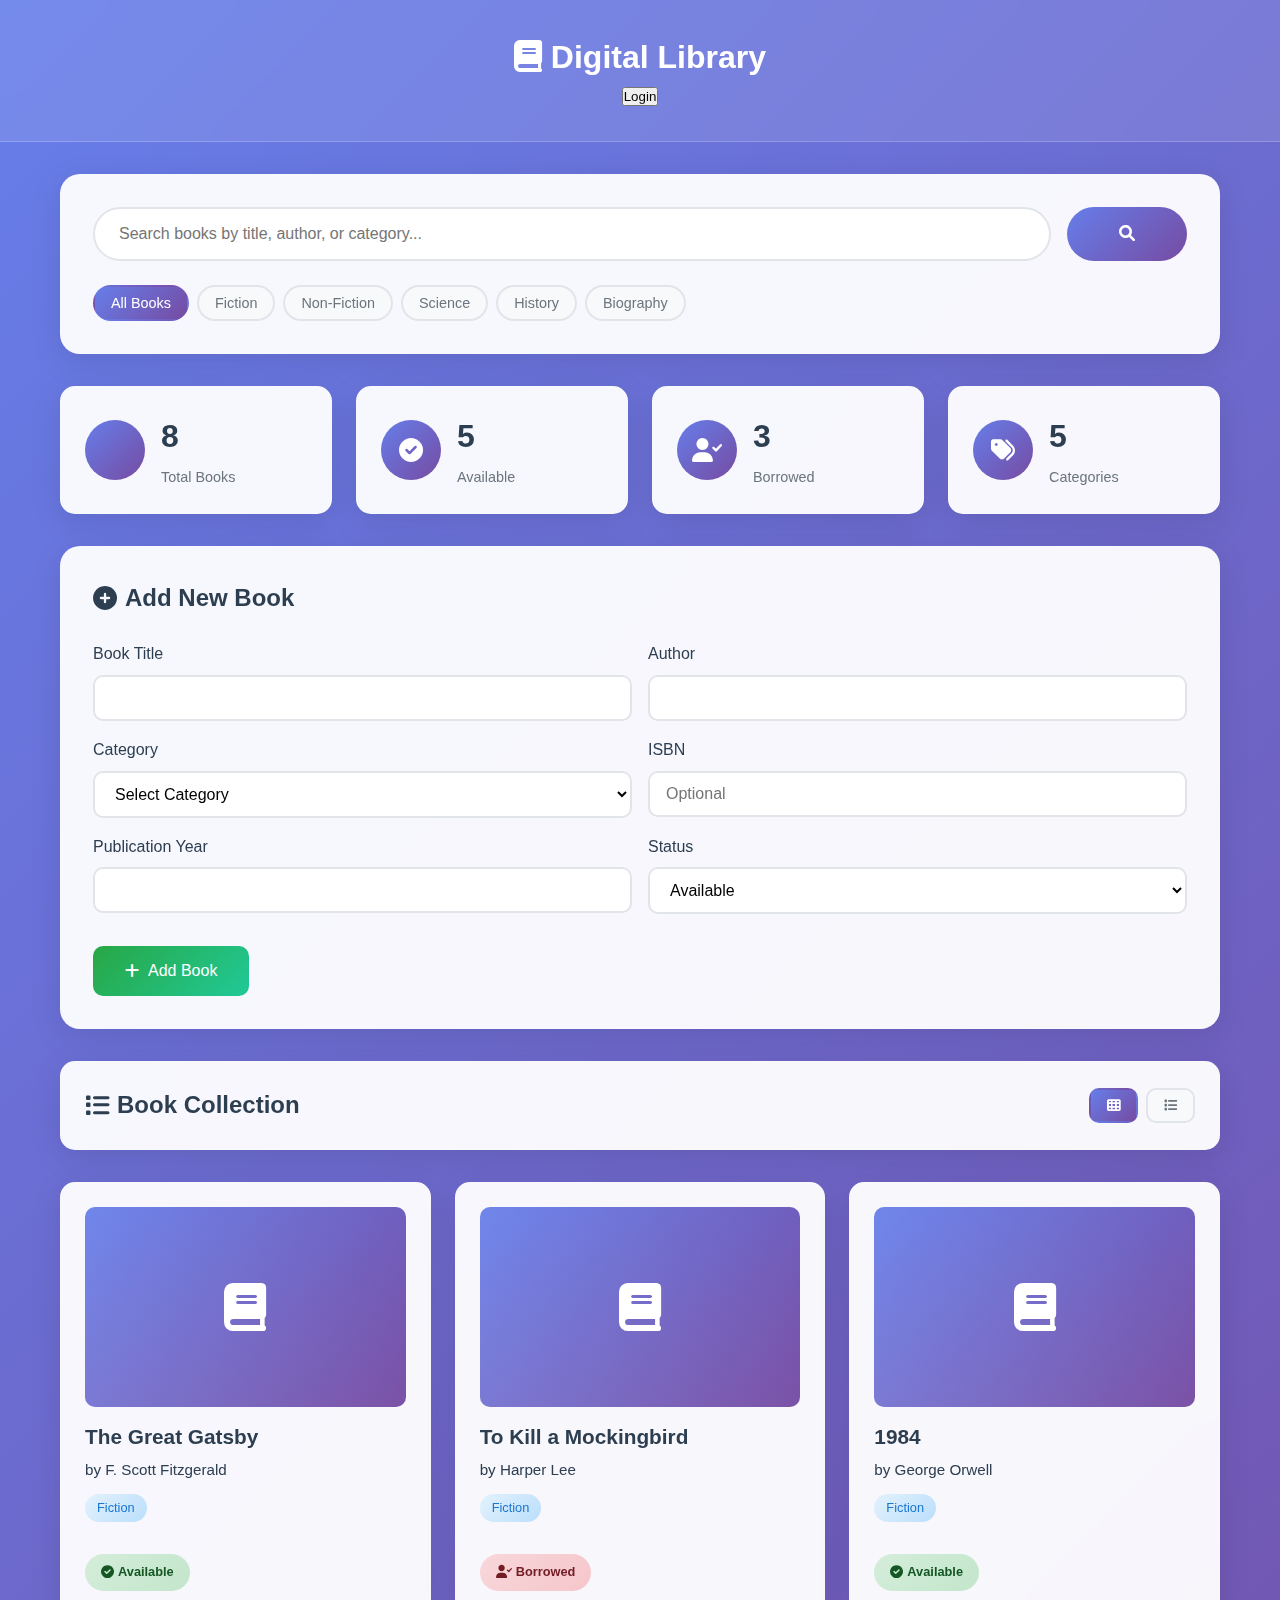
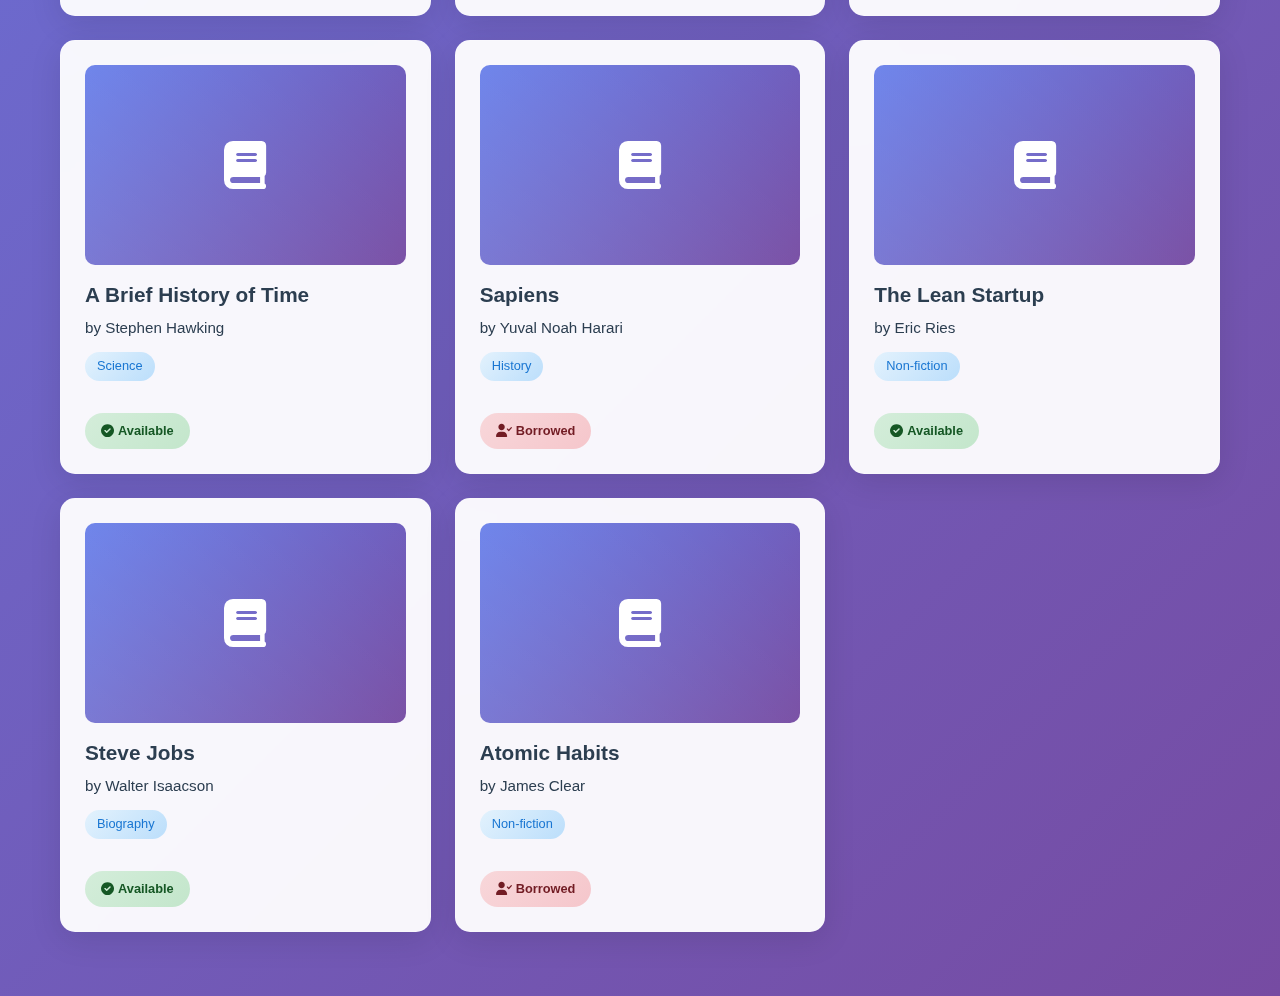
<file: index.html>
<!DOCTYPE html>
<html lang="en">
<head>
    <meta charset="UTF-8">
    <meta name="viewport" content="width=device-width, initial-scale=1.0">
    <title>Library Management System</title>
    <link rel="stylesheet" href="styles.css">
    <link href="https://cdnjs.cloudflare.com/ajax/libs/font-awesome/6.0.0/css/all.min.css" rel="stylesheet">
</head>
<body>
    <!-- Header Section -->
    <header class="header">
        <div class="container">
            <header class="app-header">
                <h1><i class="fas fa-book"></i> Digital Library</h1>
                <div class="header-actions">
                    <span id="userRole" class="user-role"></span>
                    <button id="authBtn" class="auth-btn">Login</button>
                </div>
              </header>
              
        </div>
    </header>

    <!-- Main Content -->
    <main class="main-content">
        <div class="container">
            <!-- Search and Filter Section -->
            <section class="search-section">
                <div class="search-container">
                    <div class="search-bar">
                        <input type="text" id="searchInput" placeholder="Search books by title, author, or category...">
                        <button id="searchBtn"><i class="fas fa-search"></i></button>
                    </div>
                    <div class="filter-buttons">
                        <button class="filter-btn active" data-category="all">All Books</button>
                        <button class="filter-btn" data-category="fiction">Fiction</button>
                        <button class="filter-btn" data-category="non-fiction">Non-Fiction</button>
                        <button class="filter-btn" data-category="science">Science</button>
                        <button class="filter-btn" data-category="history">History</button>
                        <button class="filter-btn" data-category="biography">Biography</button>
                    </div>
                </div>
            </section>

            <!-- Statistics Section -->
            <section class="stats-section">
                <div class="stats-grid">
                    <div class="stat-card">
                        <div class="stat-icon"><i class="fas fa-books"></i></div>
                        <div class="stat-info">
                            <h3 id="totalBooks">0</h3>
                            <p>Total Books</p>
                        </div>
                    </div>
                    <div class="stat-card">
                        <div class="stat-icon"><i class="fas fa-check-circle"></i></div>
                        <div class="stat-info">
                            <h3 id="availableBooks">0</h3>
                            <p>Available</p>
                        </div>
                    </div>
                    <div class="stat-card">
                        <div class="stat-icon"><i class="fas fa-user-check"></i></div>
                        <div class="stat-info">
                            <h3 id="borrowedBooks">0</h3>
                            <p>Borrowed</p>
                        </div>
                    </div>
                    <div class="stat-card">
                        <div class="stat-icon"><i class="fas fa-tags"></i></div>
                        <div class="stat-info">
                            <h3 id="totalCategories">0</h3>
                            <p>Categories</p>
                        </div>
                    </div>
                </div>
            </section>

            <!-- Add Book Section -->
            <section class="add-book-section">
                <div class="add-book-container">
                    <h2><i class="fas fa-plus-circle"></i> Add New Book</h2>
                    <form id="addBookForm" class="add-book-form">
                        <div class="form-row">
                            <div class="form-group">
                                <label for="bookTitle">Book Title</label>
                                <input type="text" id="bookTitle" required>
                            </div>
                            <div class="form-group">
                                <label for="bookAuthor">Author</label>
                                <input type="text" id="bookAuthor" required>
                            </div>
                        </div>
                        <div class="form-row">
                            <div class="form-group">
                                <label for="bookCategory">Category</label>
                                <select id="bookCategory" required>
                                    <option value="">Select Category</option>
                                    <option value="fiction">Fiction</option>
                                    <option value="non-fiction">Non-Fiction</option>
                                    <option value="science">Science</option>
                                    <option value="history">History</option>
                                    <option value="biography">Biography</option>
                                </select>
                            </div>
                            <div class="form-group">
                                <label for="bookISBN">ISBN</label>
                                <input type="text" id="bookISBN" placeholder="Optional">
                            </div>
                        </div>
                        <div class="form-row">
                            <div class="form-group">
                                <label for="bookYear">Publication Year</label>
                                <input type="number" id="bookYear" min="1000" max="2024">
                            </div>
                            <div class="form-group">
                                <label for="bookStatus">Status</label>
                                <select id="bookStatus" required>
                                    <option value="available">Available</option>
                                    <option value="borrowed">Borrowed</option>
                                </select>
                            </div>
                        </div>
                        <button type="submit" class="add-book-btn">
                            <i class="fas fa-plus"></i> Add Book
                        </button>
                    </form>
                </div>
            </section>

            <!-- Books Grid Section -->
            <section class="books-section">
                <div class="books-header">
                    <h2><i class="fas fa-list"></i> Book Collection</h2>
                    <div class="view-toggle">
                        <button id="gridView" class="view-btn active"><i class="fas fa-th"></i></button>
                        <button id="listView" class="view-btn"><i class="fas fa-list"></i></button>
                    </div>
                </div>
                <div id="booksContainer" class="books-grid">
                    <!-- Books will be dynamically inserted here -->
                </div>
                <div id="noBooksMessage" class="no-books-message" style="display: none;">
                    <i class="fas fa-book-open"></i>
                    <h3>No books found</h3>
                    <p>Try adjusting your search criteria or add some books to get started.</p>
                </div>
            </section>
        </div>
    </main>

    <!-- Book Modal -->
    <div id="bookModal" class="modal">
        <div class="modal-content">
            <div class="modal-header">
                <h2 id="modalTitle">Book Details</h2>
                <span class="close">&times;</span>
            </div>
            <div class="modal-body">
                <div class="book-details">
                    <div class="book-cover-large">
                        <i class="fas fa-book"></i>
                    </div>
                    <div class="book-info">
                        <h3 id="modalBookTitle"></h3>
                        <p><strong>Author:</strong> <span id="modalBookAuthor"></span></p>
                        <p><strong>Category:</strong> <span id="modalBookCategory"></span></p>
                        <p><strong>ISBN:</strong> <span id="modalBookISBN"></span></p>
                        <p><strong>Year:</strong> <span id="modalBookYear"></span></p>
                        <p><strong>Status:</strong> <span id="modalBookStatus"></span></p>
                    </div>
                </div>
            </div>
            <div class="modal-footer">
                <button id="borrowBtn" class="action-btn borrow-btn">
                    <i class="fas fa-hand-holding"></i> Borrow Book
                </button>
                <button id="returnBtn" class="action-btn return-btn" style="display: none;">
                    <i class="fas fa-undo"></i> Return Book
                </button>
                <button id="deleteBtn" class="action-btn delete-btn">
                    <i class="fas fa-trash"></i> Delete Book
                </button>
            </div>
        </div>
    </div>

    <!-- Success/Error Messages -->
    <div id="messageContainer" class="message-container"></div>

    <script src="script.js"></script>
</body>
</html>
</file>
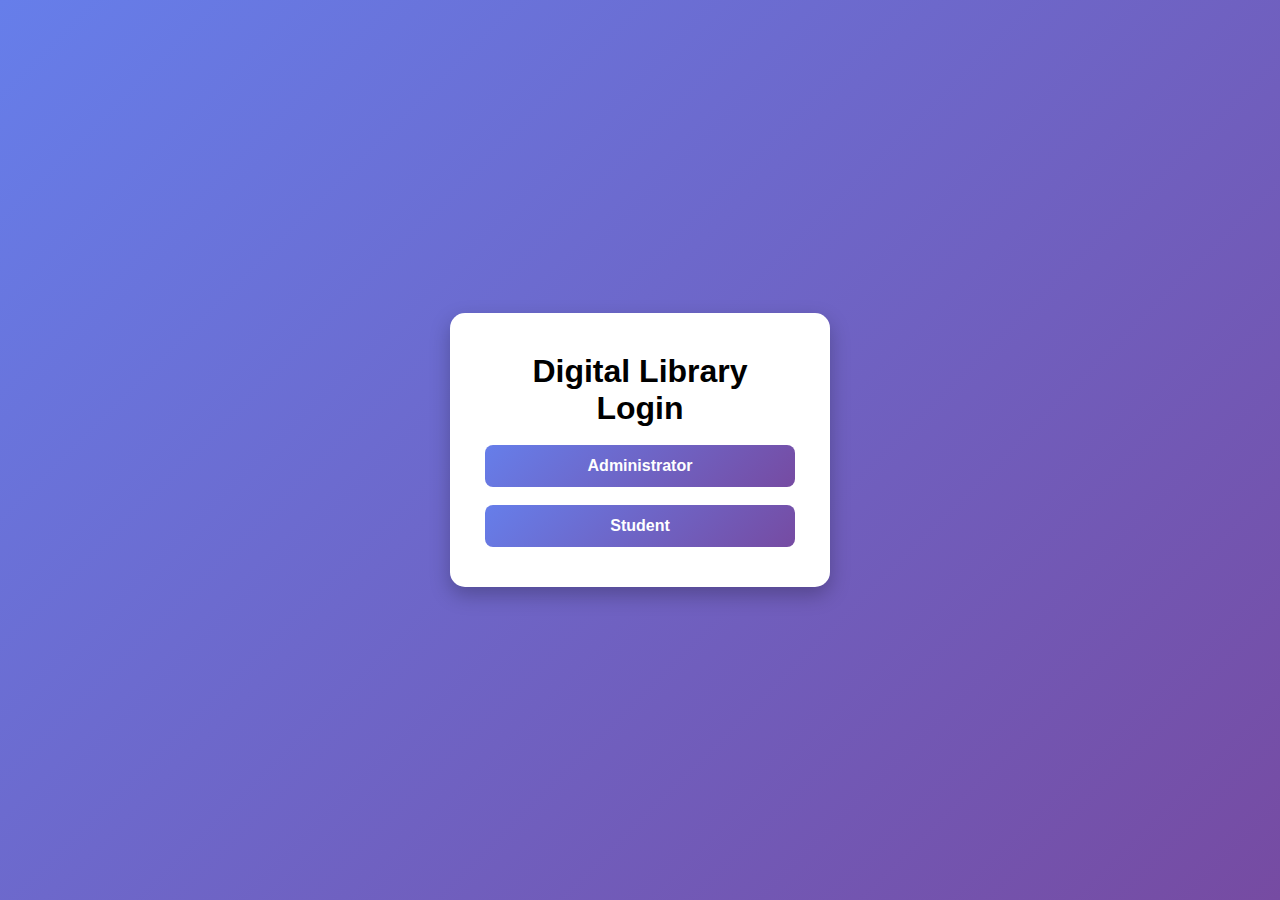
<file: login.html>
<!DOCTYPE html>
<html lang="en">
<head>
  <meta charset="UTF-8">
  <meta name="viewport" content="width=device-width, initial-scale=1.0">
  <title>Library Login</title>
  <link rel="stylesheet" href="login.css">
</head>
<body>
  <div class="login-container">
    <h1><i class="fas fa-book"></i> Digital Library Login</h1>

    <!-- Role Selection -->
    <div class="role-selection">
      <button onclick="showLoginForm('admin')">Administrator</button>
      <button onclick="showLoginForm('student')">Student</button>
    </div>

    <!-- Admin Login -->
    <form id="adminLogin" class="login-form" style="display: none;">
      <h2>Admin Login</h2>
      <input type="text" id="adminUser" placeholder="Admin Username" required>
      <input type="password" id="adminPass" placeholder="Password" required>
      <button type="button" onclick="login('admin')">Login</button>
    </form>

    <!-- Student Login -->
    <form id="studentLogin" class="login-form" style="display: none;">
      <h2>Student Login</h2>
      <input type="text" id="studentUser" placeholder="Student ID / Username" required>
      <input type="password" id="studentPass" placeholder="Password" required>
      <button type="button" onclick="login('student')">Login</button>
    </form>
  </div>

  <script src="login.js"></script>
</body>
</html>
</file>
<file: styles.css>
/* Reset and Base Styles */
* {
    margin: 0;
    padding: 0;
    box-sizing: border-box;
}

body {
    font-family: 'Segoe UI', Tahoma, Geneva, Verdana, sans-serif;
    line-height: 1.6;
    color: #333;
    background: linear-gradient(135deg, #667eea 0%, #764ba2 100%);
    min-height: 100vh;
}

.container {
    max-width: 1200px;
    margin: 0 auto;
    padding: 0 20px;
}

/* Header Styles */
.header {
    background: rgba(255, 255, 255, 0.1);
    backdrop-filter: blur(10px);
    border-bottom: 1px solid rgba(255, 255, 255, 0.2);
    padding: 2rem 0;
    text-align: center;
    color: white;
}

.header-content h1 {
    font-size: 3rem;
    margin-bottom: 0.5rem;
    text-shadow: 2px 2px 4px rgba(0, 0, 0, 0.3);
}

.header-content p {
    font-size: 1.2rem;
    opacity: 0.9;
}

/* Main Content */
.main-content {
    padding: 2rem 0;
}

/* Search Section */
.search-section {
    margin-bottom: 2rem;
}

.search-container {
    background: rgba(255, 255, 255, 0.95);
    backdrop-filter: blur(10px);
    border-radius: 20px;
    padding: 2rem;
    box-shadow: 0 8px 32px rgba(0, 0, 0, 0.1);
    border: 1px solid rgba(255, 255, 255, 0.2);
}

.search-bar {
    display: flex;
    gap: 1rem;
    margin-bottom: 1.5rem;
}

.search-bar input {
    flex: 1;
    padding: 1rem 1.5rem;
    border: 2px solid #e1e5e9;
    border-radius: 50px;
    font-size: 1rem;
    transition: all 0.3s ease;
    background: white;
}

.search-bar input:focus {
    outline: none;
    border-color: #667eea;
    box-shadow: 0 0 0 3px rgba(102, 126, 234, 0.1);
}

.search-bar button {
    padding: 1rem 2rem;
    background: linear-gradient(135deg, #667eea 0%, #764ba2 100%);
    color: white;
    border: none;
    border-radius: 50px;
    cursor: pointer;
    font-size: 1rem;
    transition: all 0.3s ease;
    min-width: 120px;
}

.search-bar button:hover {
    transform: translateY(-2px);
    box-shadow: 0 5px 15px rgba(102, 126, 234, 0.4);
}

.filter-buttons {
    display: flex;
    gap: 0.5rem;
    flex-wrap: wrap;
}

.filter-btn {
    padding: 0.5rem 1rem;
    background: #f8f9fa;
    border: 2px solid #e1e5e9;
    border-radius: 25px;
    cursor: pointer;
    transition: all 0.3s ease;
    font-size: 0.9rem;
    color: #6c757d;
}

.filter-btn:hover {
    background: #e9ecef;
    transform: translateY(-1px);
}

.filter-btn.active {
    background: linear-gradient(135deg, #667eea 0%, #764ba2 100%);
    color: white;
    border-color: transparent;
}

/* Statistics Section */
.stats-section {
    margin-bottom: 2rem;
}

.stats-grid {
    display: grid;
    grid-template-columns: repeat(auto-fit, minmax(250px, 1fr));
    gap: 1.5rem;
}

.stat-card {
    background: rgba(255, 255, 255, 0.95);
    backdrop-filter: blur(10px);
    border-radius: 15px;
    padding: 1.5rem;
    display: flex;
    align-items: center;
    gap: 1rem;
    box-shadow: 0 8px 32px rgba(0, 0, 0, 0.1);
    border: 1px solid rgba(255, 255, 255, 0.2);
    transition: all 0.3s ease;
}

.stat-card:hover {
    transform: translateY(-5px);
    box-shadow: 0 12px 40px rgba(0, 0, 0, 0.15);
}

.stat-icon {
    width: 60px;
    height: 60px;
    background: linear-gradient(135deg, #667eea 0%, #764ba2 100%);
    border-radius: 50%;
    display: flex;
    align-items: center;
    justify-content: center;
    color: white;
    font-size: 1.5rem;
}

.stat-info h3 {
    font-size: 2rem;
    color: #2c3e50;
    margin-bottom: 0.25rem;
}

.stat-info p {
    color: #6c757d;
    font-size: 0.9rem;
}

/* Add Book Section */
.add-book-section {
    margin-bottom: 2rem;
}

.add-book-container {
    background: rgba(255, 255, 255, 0.95);
    backdrop-filter: blur(10px);
    border-radius: 20px;
    padding: 2rem;
    box-shadow: 0 8px 32px rgba(0, 0, 0, 0.1);
    border: 1px solid rgba(255, 255, 255, 0.2);
}

.add-book-container h2 {
    color: #2c3e50;
    margin-bottom: 1.5rem;
    display: flex;
    align-items: center;
    gap: 0.5rem;
}

.add-book-form {
    display: flex;
    flex-direction: column;
    gap: 1rem;
}

.form-row {
    display: grid;
    grid-template-columns: repeat(auto-fit, minmax(250px, 1fr));
    gap: 1rem;
}

.form-group {
    display: flex;
    flex-direction: column;
}

.form-group label {
    margin-bottom: 0.5rem;
    color: #2c3e50;
    font-weight: 500;
}

.form-group input,
.form-group select {
    padding: 0.75rem 1rem;
    border: 2px solid #e1e5e9;
    border-radius: 10px;
    font-size: 1rem;
    transition: all 0.3s ease;
    background: white;
}

.form-group input:focus,
.form-group select:focus {
    outline: none;
    border-color: #667eea;
    box-shadow: 0 0 0 3px rgba(102, 126, 234, 0.1);
}

.add-book-btn {
    background: linear-gradient(135deg, #28a745 0%, #20c997 100%);
    color: white;
    border: none;
    padding: 1rem 2rem;
    border-radius: 10px;
    font-size: 1rem;
    cursor: pointer;
    transition: all 0.3s ease;
    display: flex;
    align-items: center;
    justify-content: center;
    gap: 0.5rem;
    margin-top: 1rem;
    align-self: flex-start;
}

.add-book-btn:hover {
    transform: translateY(-2px);
    box-shadow: 0 5px 15px rgba(40, 167, 69, 0.4);
}

/* Books Section */
.books-section {
    margin-bottom: 2rem;
}

.books-header {
    display: flex;
    justify-content: space-between;
    align-items: center;
    margin-bottom: 2rem;
    background: rgba(255, 255, 255, 0.95);
    backdrop-filter: blur(10px);
    border-radius: 15px;
    padding: 1.5rem;
    box-shadow: 0 8px 32px rgba(0, 0, 0, 0.1);
    border: 1px solid rgba(255, 255, 255, 0.2);
}

.books-header h2 {
    color: #2c3e50;
    display: flex;
    align-items: center;
    gap: 0.5rem;
}

.view-toggle {
    display: flex;
    gap: 0.5rem;
}

.view-btn {
    padding: 0.5rem 1rem;
    background: #f8f9fa;
    border: 2px solid #e1e5e9;
    border-radius: 10px;
    cursor: pointer;
    transition: all 0.3s ease;
    color: #6c757d;
}

.view-btn:hover {
    background: #e9ecef;
}

.view-btn.active {
    background: linear-gradient(135deg, #667eea 0%, #764ba2 100%);
    color: white;
    border-color: transparent;
}

/* Books Grid */
.books-grid {
    display: grid;
    grid-template-columns: repeat(auto-fill, minmax(300px, 1fr));
    gap: 1.5rem;
}

.books-grid.list-view {
    grid-template-columns: 1fr;
}

.book-card {
    background: rgba(255, 255, 255, 0.95);
    backdrop-filter: blur(10px);
    border-radius: 15px;
    padding: 1.5rem;
    box-shadow: 0 8px 32px rgba(0, 0, 0, 0.1);
    border: 1px solid rgba(255, 255, 255, 0.2);
    transition: all 0.3s ease;
    cursor: pointer;
    position: relative;
    overflow: hidden;
}

.book-card:hover {
    transform: translateY(-5px);
    box-shadow: 0 12px 40px rgba(0, 0, 0, 0.15);
}

.book-card.list-view {
    display: flex;
    align-items: center;
    gap: 1.5rem;
}

.book-cover {
    width: 100%;
    height: 200px;
    background: linear-gradient(135deg, #667eea 0%, #764ba2 100%);
    border-radius: 10px;
    display: flex;
    align-items: center;
    justify-content: center;
    color: white;
    font-size: 3rem;
    margin-bottom: 1rem;
    position: relative;
    overflow: hidden;
}

.book-card.list-view .book-cover {
    width: 120px;
    height: 120px;
    margin-bottom: 0;
    flex-shrink: 0;
}

.book-cover::before {
    content: '';
    position: absolute;
    top: 0;
    left: 0;
    right: 0;
    bottom: 0;
    background: linear-gradient(45deg, rgba(255, 255, 255, 0.1) 0%, transparent 100%);
}

.book-info {
    flex: 1;
}

.book-title {
    font-size: 1.3rem;
    font-weight: bold;
    color: #2c3e50;
    margin-bottom: 0.5rem;
    line-height: 1.3;
}

.book-author {
    color: #6c757d;
    margin-bottom: 0.5rem;
    font-size: 0.95rem;
}

.book-category {
    display: inline-block;
    background: linear-gradient(135deg, #e3f2fd 0%, #bbdefb 100%);
    color: #1976d2;
    padding: 0.25rem 0.75rem;
    border-radius: 15px;
    font-size: 0.8rem;
    font-weight: 500;
    margin-bottom: 1rem;
}

.book-status {
    display: flex;
    justify-content: space-between;
    align-items: center;
    margin-top: 1rem;
}

.status-badge {
    padding: 0.5rem 1rem;
    border-radius: 20px;
    font-size: 0.8rem;
    font-weight: bold;
    display: flex;
    align-items: center;
    gap: 0.25rem;
}

.status-available {
    background: linear-gradient(135deg, #d4edda 0%, #c3e6cb 100%);
    color: #155724;
}

.status-borrowed {
    background: linear-gradient(135deg, #f8d7da 0%, #f5c6cb 100%);
    color: #721c24;
}

.book-actions {
    display: flex;
    gap: 0.5rem;
}

.action-btn {
    padding: 0.5rem 1rem;
    border: none;
    border-radius: 8px;
    cursor: pointer;
    font-size: 0.8rem;
    transition: all 0.3s ease;
    display: flex;
    align-items: center;
    gap: 0.25rem;
}

.borrow-btn {
    background: linear-gradient(135deg, #28a745 0%, #20c997 100%);
    color: white;
}

.return-btn {
    background: linear-gradient(135deg, #ffc107 0%, #fd7e14 100%);
    color: white;
}

.delete-btn {
    background: linear-gradient(135deg, #dc3545 0%, #e83e8c 100%);
    color: white;
}

.action-btn:hover {
    transform: translateY(-1px);
    box-shadow: 0 3px 10px rgba(0, 0, 0, 0.2);
}

/* No Books Message */
.no-books-message {
    text-align: center;
    padding: 3rem;
    background: rgba(255, 255, 255, 0.95);
    backdrop-filter: blur(10px);
    border-radius: 20px;
    box-shadow: 0 8px 32px rgba(0, 0, 0, 0.1);
    border: 1px solid rgba(255, 255, 255, 0.2);
}

.no-books-message i {
    font-size: 4rem;
    color: #6c757d;
    margin-bottom: 1rem;
}

.no-books-message h3 {
    color: #2c3e50;
    margin-bottom: 0.5rem;
}

.no-books-message p {
    color: #6c757d;
}

/* Modal Styles */
.modal {
    display: none;
    position: fixed;
    z-index: 1000;
    left: 0;
    top: 0;
    width: 100%;
    height: 100%;
    background-color: rgba(0, 0, 0, 0.5);
    backdrop-filter: blur(5px);
}

.modal-content {
    background: white;
    margin: 5% auto;
    padding: 0;
    border-radius: 20px;
    width: 90%;
    max-width: 600px;
    box-shadow: 0 20px 60px rgba(0, 0, 0, 0.3);
    animation: modalSlideIn 0.3s ease;
}

@keyframes modalSlideIn {
    from {
        opacity: 0;
        transform: translateY(-50px);
    }
    to {
        opacity: 1;
        transform: translateY(0);
    }
}

.modal-header {
    background: linear-gradient(135deg, #667eea 0%, #764ba2 100%);
    color: white;
    padding: 1.5rem;
    border-radius: 20px 20px 0 0;
    display: flex;
    justify-content: space-between;
    align-items: center;
}

.modal-header h2 {
    margin: 0;
}

.close {
    font-size: 2rem;
    cursor: pointer;
    transition: all 0.3s ease;
}

.close:hover {
    transform: scale(1.1);
}

.modal-body {
    padding: 2rem;
}

.book-details {
    display: flex;
    gap: 2rem;
    align-items: flex-start;
}

.book-cover-large {
    width: 150px;
    height: 200px;
    background: linear-gradient(135deg, #667eea 0%, #764ba2 100%);
    border-radius: 10px;
    display: flex;
    align-items: center;
    justify-content: center;
    color: white;
    font-size: 3rem;
    flex-shrink: 0;
}

.book-info p {
    margin-bottom: 0.75rem;
    color: #2c3e50;
}

.book-info strong {
    color: #495057;
}

.modal-footer {
    padding: 1.5rem 2rem;
    border-top: 1px solid #e9ecef;
    display: flex;
    gap: 1rem;
    justify-content: flex-end;
}

/* Message Container */
.message-container {
    position: fixed;
    top: 20px;
    right: 20px;
    z-index: 2000;
}

.message {
    background: white;
    padding: 1rem 1.5rem;
    border-radius: 10px;
    box-shadow: 0 5px 20px rgba(0, 0, 0, 0.2);
    margin-bottom: 1rem;
    display: flex;
    align-items: center;
    gap: 0.5rem;
    animation: messageSlideIn 0.3s ease;
    border-left: 4px solid;
}

.message.success {
    border-left-color: #28a745;
    color: #155724;
}

.message.error {
    border-left-color: #dc3545;
    color: #721c24;
}

@keyframes messageSlideIn {
    from {
        opacity: 0;
        transform: translateX(100%);
    }
    to {
        opacity: 1;
        transform: translateX(0);
    }
}

/* Responsive Design */
@media (max-width: 768px) {
    .container {
        padding: 0 15px;
    }
    
    .header-content h1 {
        font-size: 2rem;
    }
    
    .search-bar {
        flex-direction: column;
    }
    
    .search-bar input {
        border-radius: 10px;
    }
    
    .search-bar button {
        border-radius: 10px;
    }
    
    .stats-grid {
        grid-template-columns: 1fr;
    }
    
    .form-row {
        grid-template-columns: 1fr;
    }
    
    .books-header {
        flex-direction: column;
        gap: 1rem;
        align-items: stretch;
    }
    
    .books-grid {
        grid-template-columns: 1fr;
    }
    
    .book-card.list-view {
        flex-direction: column;
        text-align: center;
    }
    
    .book-card.list-view .book-cover {
        width: 100%;
        height: 150px;
    }
    
    .modal-content {
        width: 95%;
        margin: 10% auto;
    }
    
    .book-details {
        flex-direction: column;
        text-align: center;
    }
    
    .book-cover-large {
        align-self: center;
    }
    
    .modal-footer {
        flex-direction: column;
    }
}

@media (max-width: 480px) {
    .header {
        padding: 1.5rem 0;
    }
    
    .header-content h1 {
        font-size: 1.8rem;
    }
    
    .search-container,
    .add-book-container {
        padding: 1.5rem;
    }
    
    .stat-card {
        padding: 1rem;
    }
    
    .stat-icon {
        width: 50px;
        height: 50px;
        font-size: 1.2rem;
    }
    
    .stat-info h3 {
        font-size: 1.5rem;
    }
    
    .book-card {
        padding: 1rem;
    }
    
    .book-cover {
        height: 150px;
        font-size: 2rem;
    }
    
    .modal-body {
        padding: 1.5rem;
    }
    
    .book-cover-large {
        width: 120px;
        height: 160px;
        font-size: 2rem;
    }
}
</file>
<file: login.css>
/* Reset */
* {
    margin: 0;
    padding: 0;
    box-sizing: border-box;
    font-family: "Poppins", sans-serif;
  }
  
  /* Background */
  body {
    height: 100vh;
    display: flex;
    justify-content: center;
    align-items: center;
    background: linear-gradient(135deg, #667eea, #764ba2);
  }
  
  /* Login container */
  .login-container {
    background: #fff;
    padding: 40px 35px;
    border-radius: 15px;
    box-shadow: 0px 8px 20px rgba(0, 0, 0, 0.25);
    width: 100%;
    max-width: 380px;
    text-align: center;
    animation: fadeIn 0.8s ease-in-out;
  }
  
  /* Heading */
  .login-container h2 {
    margin-bottom: 25px;
    font-size: 26px;
    color: #333;
    font-weight: 600;
  }
  
  /* Input fields */
  .login-container input {
    width: 100%;
    padding: 12px 15px;
    margin: 12px 0;
    border: 1px solid #ccc;
    border-radius: 8px;
    outline: none;
    font-size: 15px;
    transition: border-color 0.3s;
  }
  
  .login-container input:focus {
    border-color: #667eea;
    box-shadow: 0 0 6px rgba(102, 126, 234, 0.5);
  }
  
  /* Button */
  .login-container button {
    width: 100%;
    padding: 12px;
    margin-top: 18px;
    background: linear-gradient(135deg, #667eea, #764ba2);
    border: none;
    color: #fff;
    font-size: 16px;
    font-weight: 600;
    border-radius: 8px;
    cursor: pointer;
    transition: all 0.3s ease-in-out;
  }
  
  .login-container button:hover {
    background: linear-gradient(135deg, #5a67d8, #6b46c1);
    transform: translateY(-2px);
    box-shadow: 0px 6px 15px rgba(0, 0, 0, 0.2);
  }
  
  /* Extra links */
  .login-container .links {
    margin-top: 20px;
    font-size: 14px;
    color: #555;
  }
  
  .login-container .links a {
    color: #667eea;
    text-decoration: none;
    font-weight: 500;
    transition: color 0.3s;
  }
  
  .login-container .links a:hover {
    color: #764ba2;
    text-decoration: underline;
  }
  
  /* Animation */
  @keyframes fadeIn {
    from {
      opacity: 0;
      transform: translateY(20px);
    }
    to {
      opacity: 1;
      transform: translateY(0);
    }
  }
  
  /* Responsive */
  @media (max-width: 420px) {
    .login-container {
      padding: 30px 20px;
    }
  
    .login-container h2 {
      font-size: 22px;
    }
  }
</file>
